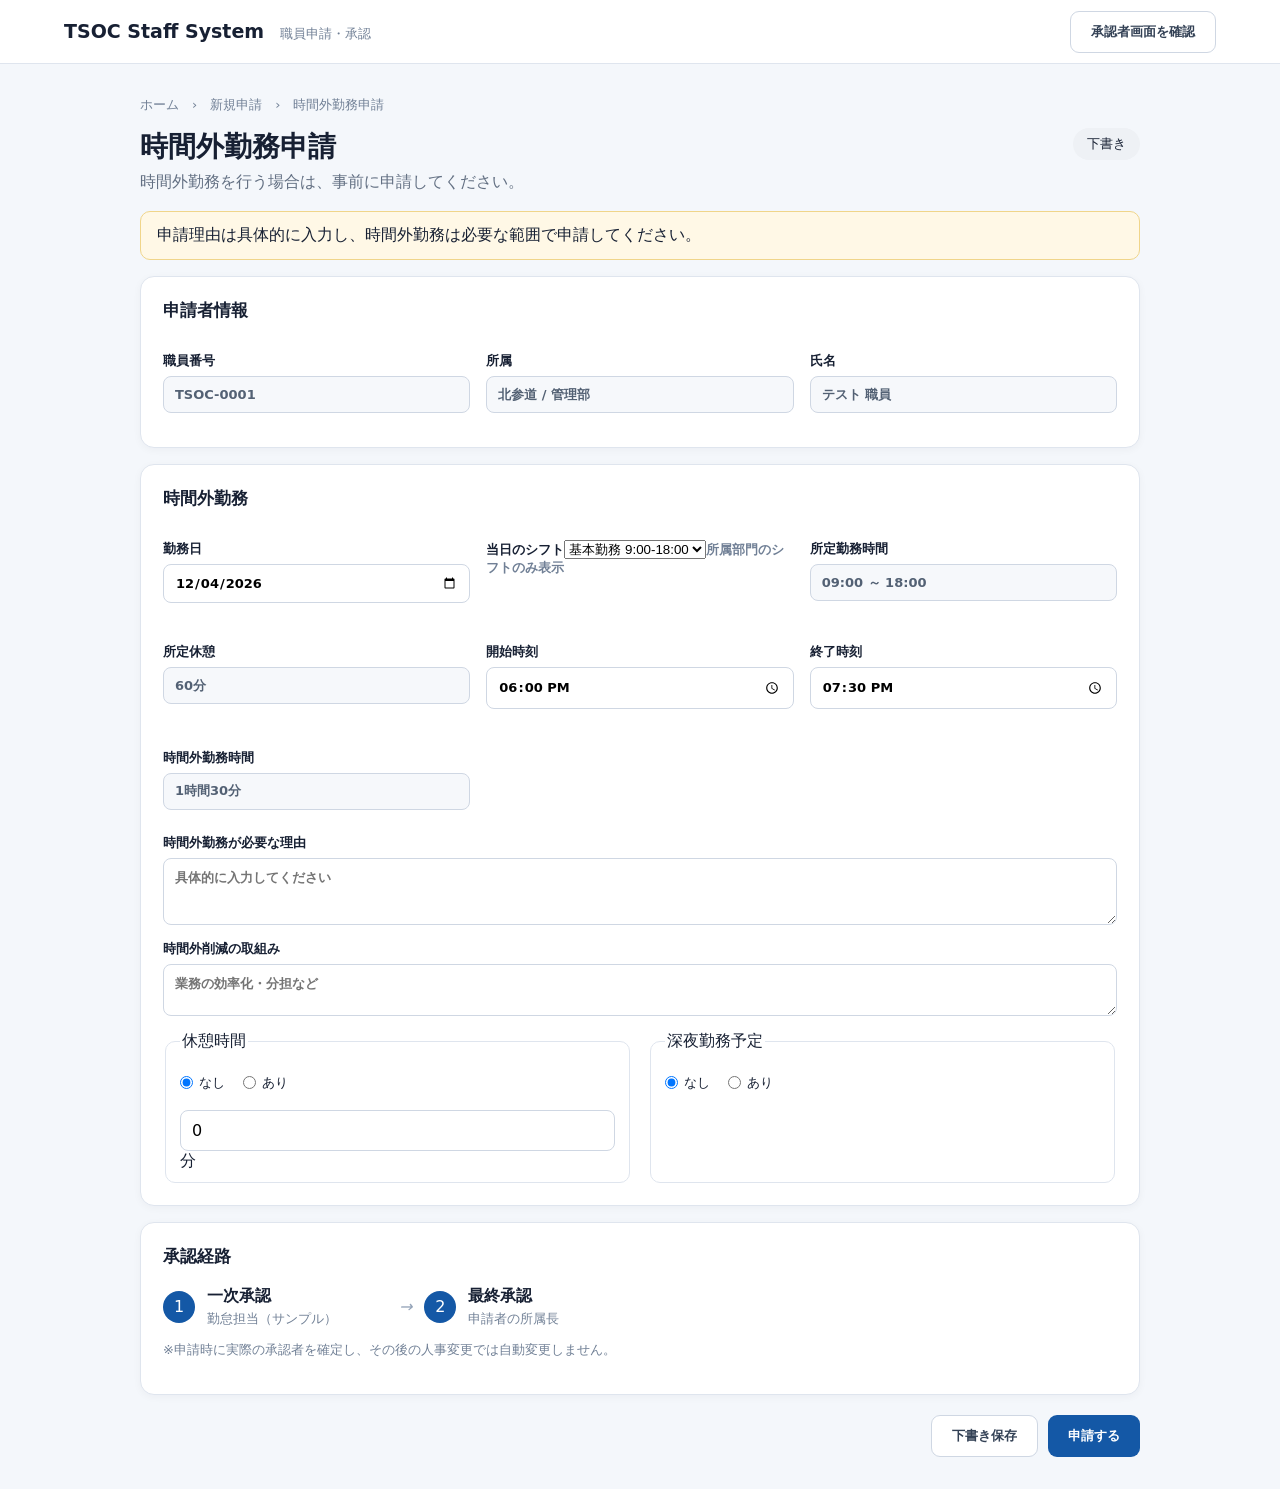
<file: prototype/index.html>
<!doctype html>
<html lang="ja">
<head>
<meta charset="utf-8"><meta name="viewport" content="width=device-width,initial-scale=1">
<title>TSOC Staff System | 時間外勤務申請</title>
<link rel="stylesheet" href="./styles.css">
</head>
<body>
<header><div><strong>TSOC Staff System</strong><span>職員申請・承認</span></div><button id="roleBtn" class="ghost">承認者画面を確認</button></header>
<main>
<section id="applicantView">
  <div class="crumb">ホーム　›　新規申請　›　時間外勤務申請</div>
  <div class="title-row"><div><h1>時間外勤務申請</h1><p>時間外勤務を行う場合は、事前に申請してください。</p></div><span class="badge">下書き</span></div>
  <div class="notice">申請理由は具体的に入力し、時間外勤務は必要な範囲で申請してください。</div>
  <form id="overtimeForm">
    <section class="card"><h2>申請者情報</h2><div class="grid3">
      <label>職員番号<input value="TSOC-0001" readonly></label>
      <label>所属<input value="北参道 / 管理部" readonly></label>
      <label>氏名<input value="テスト 職員" readonly></label>
    </div></section>
    <section class="card"><h2>時間外勤務</h2><div class="grid3">
      <label>勤務日<input id="workDate" type="date" required></label>
      <label>当日のシフト<select id="workPattern" required></select><small class="muted">所属部門のシフトのみ表示</small></label>
      <label>所定勤務時間<input id="scheduledHours" readonly></label>
      <label>所定休憩<input id="scheduledBreak" readonly></label><label>開始時刻<input id="start" type="time" value="18:00" required></label>
      <label>終了時刻<input id="end" type="time" value="19:30" required></label>
      <label>時間外勤務時間<input id="duration" value="1時間30分" readonly></label>
    </div>
    <label>時間外勤務が必要な理由<textarea id="reason" rows="3" required placeholder="具体的に入力してください"></textarea></label>
    <label>時間外削減の取組み<textarea id="reduction" rows="2" required placeholder="業務の効率化・分担など"></textarea></label>
    <div class="grid2">
      <fieldset><legend>休憩時間</legend><label class="inline"><input type="radio" name="break" value="なし" checked>なし</label><label class="inline"><input type="radio" name="break" value="あり">あり</label><input id="breakMinutes" type="number" min="0" value="0"> 分</fieldset>
      <fieldset><legend>深夜勤務予定</legend><label class="inline"><input type="radio" name="late" value="なし" checked>なし</label><label class="inline"><input type="radio" name="late" value="あり">あり</label></fieldset>
    </div></section>
    <section class="card"><h2>承認経路</h2><div class="route"><span>1</span><div><b>一次承認</b><small>勤怠担当（サンプル）</small></div><i>→</i><span>2</span><div><b>最終承認</b><small>申請者の所属長</small></div></div><p class="muted">※申請時に実際の承認者を確定し、その後の人事変更では自動変更しません。</p></section>
    <div class="actions"><button type="button" class="secondary" id="draftBtn">下書き保存</button><button type="submit">申請する</button></div>
  </form>
</section>
<section id="approvalView" class="hidden">
 <div class="crumb">ホーム　›　承認待ち　›　OT-DEMO-0001</div><div class="title-row"><div><h1>時間外勤務申請の承認</h1><p>申請内容を確認して対応してください。</p></div><span class="badge blue" id="approvalStatus">承認待ち</span></div>
 <section class="card" id="summary"><h2>申請内容</h2><div id="summaryBody" class="summary"></div></section>
 <section class="card"><h2>承認操作</h2><label>コメント<textarea id="comment" rows="3" placeholder="差戻し・却下の場合は必須です"></textarea></label><div class="actions"><button class="danger" id="rejectBtn">却下</button><button class="secondary" id="returnBtn">差戻し</button><button id="approveBtn">承認</button></div></section>
</section>
</main>
<div id="toast"></div>
<script src="./app.js"></script>
</body></html>
</file>
<file: prototype/styles.css>
:root{font-family:system-ui,-apple-system,"Noto Sans JP",sans-serif;color:#172033;background:#f4f7fb}*{box-sizing:border-box}body{margin:0}header{height:64px;background:#fff;border-bottom:1px solid #dfe5ee;display:flex;align-items:center;justify-content:space-between;padding:0 5vw}header strong{font-size:19px}header span{margin-left:16px;color:#718096;font-size:13px}main{max-width:1040px;margin:32px auto;padding:0 20px}.crumb,.muted{color:#718096;font-size:13px}.title-row{display:flex;justify-content:space-between;align-items:start;margin:14px 0 18px}.title-row h1{margin:0 0 6px;font-size:28px}.title-row p{margin:0;color:#637083}.badge{background:#eef1f5;border-radius:999px;padding:7px 14px;font-size:13px}.badge.blue{background:#e7f0ff;color:#1859a9}.notice{background:#fff8e6;border:1px solid #f0d58a;padding:13px 16px;border-radius:10px;margin-bottom:16px}.card{background:#fff;border:1px solid #dfe5ee;border-radius:14px;padding:22px;margin:16px 0;box-shadow:0 2px 8px #16233a0a}.card h2{font-size:17px;margin:0 0 18px}.grid3{display:grid;grid-template-columns:repeat(3,1fr);gap:16px}.grid2{display:grid;grid-template-columns:1fr 1fr;gap:16px}label{display:block;font-size:13px;font-weight:600;margin:12px 0}input,textarea{width:100%;border:1px solid #cfd7e3;border-radius:8px;padding:10px 11px;margin-top:6px;font:inherit;background:#fff}input[readonly]{background:#f6f8fb;color:#536174}fieldset{border:1px solid #dfe5ee;border-radius:10px;padding:10px 14px}.inline{display:inline-flex;align-items:center;margin-right:18px;font-weight:400}.inline input{width:auto;margin:0 6px 0 0}.actions{display:flex;justify-content:flex-end;gap:10px;margin:20px 0}button{border:0;border-radius:9px;padding:11px 20px;background:#1458a6;color:white;font-weight:700;cursor:pointer}.secondary,.ghost{background:#fff;color:#334155;border:1px solid #cfd7e3}.danger{background:#b42318}.route{display:flex;align-items:center;gap:12px}.route>span{width:32px;height:32px;border-radius:50%;display:grid;place-items:center;background:#1458a6;color:#fff}.route div{min-width:180px}.route small{display:block;color:#718096;margin-top:3px}.route i{color:#94a3b8}.hidden{display:none}.summary{display:grid;grid-template-columns:180px 1fr;gap:8px 18px}.summary b{color:#64748b}#toast{position:fixed;right:24px;bottom:24px;background:#172033;color:#fff;padding:12px 18px;border-radius:9px;opacity:0;transition:.2s;pointer-events:none}#toast.show{opacity:1}@media(max-width:720px){.grid3,.grid2{grid-template-columns:1fr}.route{align-items:flex-start;flex-wrap:wrap}header span{display:none}.summary{grid-template-columns:1fr}}
</file>
